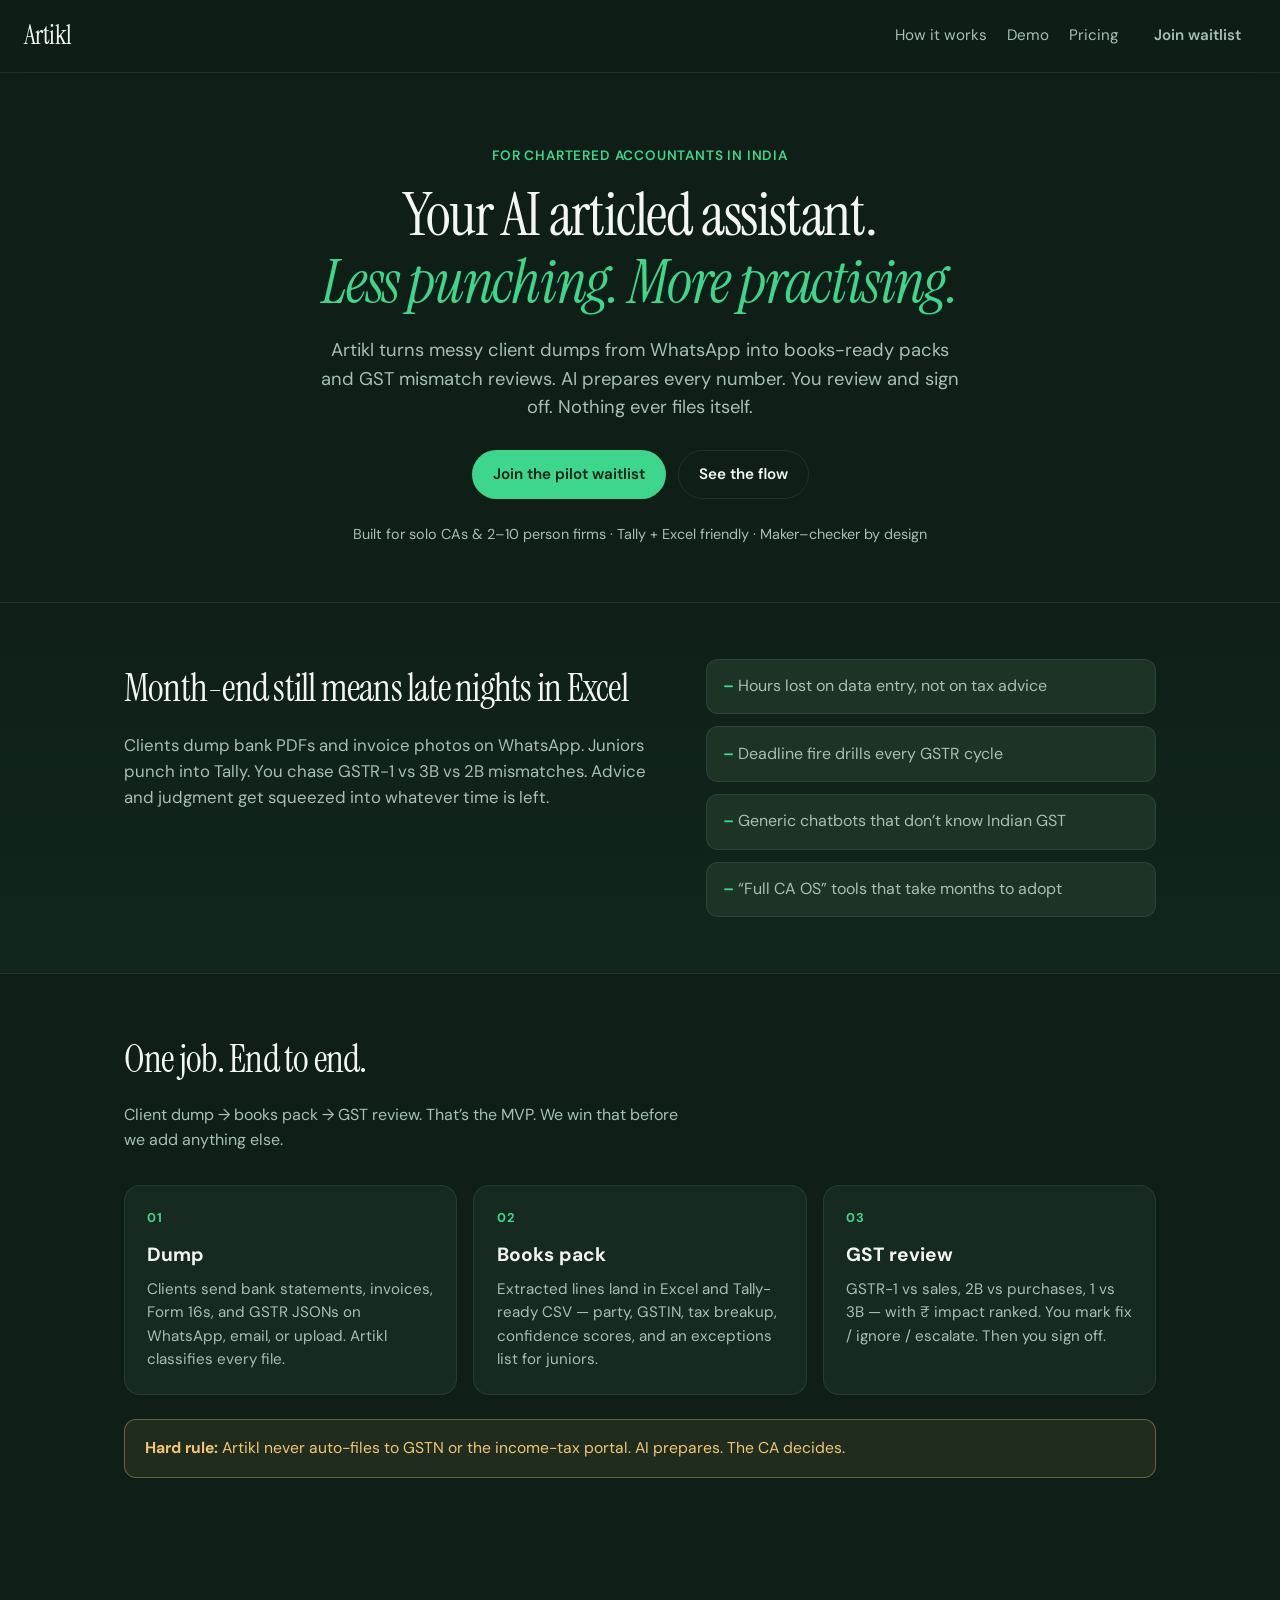
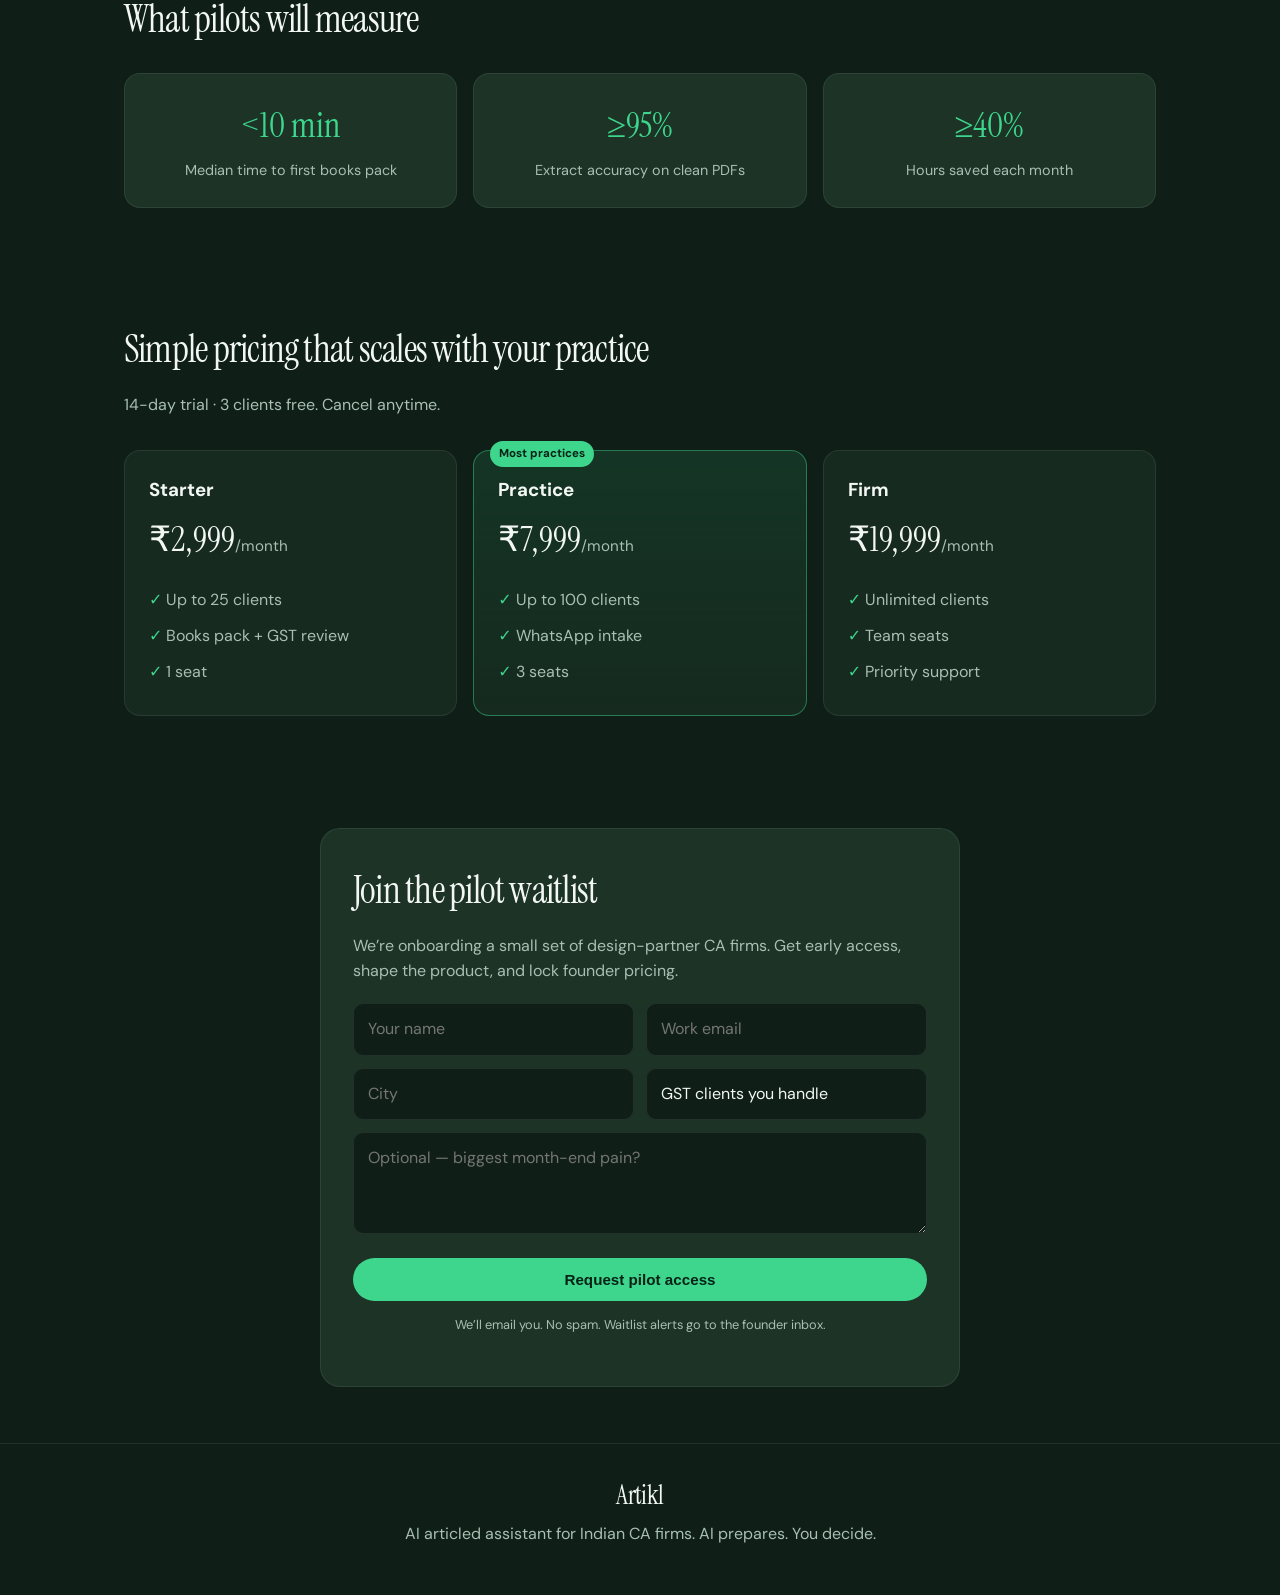
<file: index.html>
<!DOCTYPE html>
<html lang="en-IN">
<head>
  <meta charset="utf-8" />
  <meta name="viewport" content="width=device-width, initial-scale=1" />
  <title>Artikl — AI articled assistant for Indian CAs</title>
  <meta name="description" content="Less punching. More practising. Artikl turns WhatsApp client dumps into books-ready packs and GST review reports. AI prepares. You decide. Never auto-files." />
  <meta property="og:title" content="Artikl — AI articled assistant for Indian CAs" />
  <meta property="og:description" content="Client dump → books pack → GST review. Built for solo and small CA firms in India." />
  <meta property="og:type" content="website" />
  <link rel="preconnect" href="https://fonts.googleapis.com" />
  <link rel="preconnect" href="https://fonts.gstatic.com" crossorigin />
  <link href="https://fonts.googleapis.com/css2?family=DM+Sans:ital,opsz,wght@0,9..40,400;0,9..40,500;0,9..40,600;0,9..40,700;1,9..40,400&family=Instrument+Serif:ital@0;1&display=swap" rel="stylesheet" />
  <link rel="stylesheet" href="styles.css" />
</head>
<body>
  <header class="nav">
    <a class="logo" href="#">Artikl</a>
    <nav class="nav-links">
      <a href="#how">How it works</a>
      <a href="demo/">Demo</a>
      <a href="#pricing">Pricing</a>
      <a href="#waitlist" class="btn btn-sm">Join waitlist</a>
    </nav>
  </header>

  <main>
    <section class="hero">
      <p class="eyebrow">For Chartered Accountants in India</p>
      <h1>Your AI articled assistant.<br /><em>Less punching. More practising.</em></h1>
      <p class="lede">Artikl turns messy client dumps from WhatsApp into books-ready packs and GST mismatch reviews. AI prepares every number. You review and sign off. Nothing ever files itself.</p>
      <div class="hero-cta">
        <a href="#waitlist" class="btn btn-primary">Join the pilot waitlist</a>
        <a href="#how" class="btn btn-ghost">See the flow</a>
      </div>
      <p class="trust-line">Built for solo CAs &amp; 2–10 person firms · Tally + Excel friendly · Maker–checker by design</p>
    </section>

    <section class="problem">
      <div class="grid-2">
        <div>
          <h2>Month-end still means late nights in Excel</h2>
          <p>Clients dump bank PDFs and invoice photos on WhatsApp. Juniors punch into Tally. You chase GSTR-1 vs 3B vs 2B mismatches. Advice and judgment get squeezed into whatever time is left.</p>
        </div>
        <ul class="pain-list">
          <li>Hours lost on data entry, not on tax advice</li>
          <li>Deadline fire drills every GSTR cycle</li>
          <li>Generic chatbots that don’t know Indian GST</li>
          <li>“Full CA OS” tools that take months to adopt</li>
        </ul>
      </div>
    </section>

    <section id="how" class="how">
      <h2>One job. End to end.</h2>
      <p class="section-lede">Client dump → books pack → GST review. That’s the MVP. We win that before we add anything else.</p>
      <div class="steps">
        <article class="step">
          <span class="step-num">01</span>
          <h3>Dump</h3>
          <p>Clients send bank statements, invoices, Form 16s, and GSTR JSONs on WhatsApp, email, or upload. Artikl classifies every file.</p>
        </article>
        <article class="step">
          <span class="step-num">02</span>
          <h3>Books pack</h3>
          <p>Extracted lines land in Excel and Tally-ready CSV — party, GSTIN, tax breakup, confidence scores, and an exceptions list for juniors.</p>
        </article>
        <article class="step">
          <span class="step-num">03</span>
          <h3>GST review</h3>
          <p>GSTR-1 vs sales, 2B vs purchases, 1 vs 3B — with ₹ impact ranked. You mark fix / ignore / escalate. Then you sign off.</p>
        </article>
      </div>
      <div class="callout">
        <strong>Hard rule:</strong> Artikl never auto-files to GSTN or the income-tax portal. AI prepares. The CA decides.
      </div>
    </section>

    <section class="metrics">
      <h2>What pilots will measure</h2>
      <div class="metric-row">
        <div class="metric"><span class="metric-val">&lt;10 min</span><span class="metric-label">Median time to first books pack</span></div>
        <div class="metric"><span class="metric-val">≥95%</span><span class="metric-label">Extract accuracy on clean PDFs</span></div>
        <div class="metric"><span class="metric-val">≥40%</span><span class="metric-label">Hours saved each month</span></div>
      </div>
    </section>

    <section id="pricing" class="pricing">
      <h2>Simple pricing that scales with your practice</h2>
      <p class="section-lede">14-day trial · 3 clients free. Cancel anytime.</p>
      <div class="price-grid">
        <article class="price-card">
          <h3>Starter</h3>
          <p class="price">₹2,999<span>/month</span></p>
          <ul>
            <li>Up to 25 clients</li>
            <li>Books pack + GST review</li>
            <li>1 seat</li>
          </ul>
        </article>
        <article class="price-card featured">
          <p class="badge">Most practices</p>
          <h3>Practice</h3>
          <p class="price">₹7,999<span>/month</span></p>
          <ul>
            <li>Up to 100 clients</li>
            <li>WhatsApp intake</li>
            <li>3 seats</li>
          </ul>
        </article>
        <article class="price-card">
          <h3>Firm</h3>
          <p class="price">₹19,999<span>/month</span></p>
          <ul>
            <li>Unlimited clients</li>
            <li>Team seats</li>
            <li>Priority support</li>
          </ul>
        </article>
      </div>
    </section>

    <section id="waitlist" class="waitlist">
      <div class="waitlist-card">
        <h2>Join the pilot waitlist</h2>
        <p>We’re onboarding a small set of design-partner CA firms. Get early access, shape the product, and lock founder pricing.</p>
        <form id="waitlist-form" action="https://formsubmit.co/shetty.nith@gmail.com" method="POST">
          <input type="hidden" name="_subject" value="Artikl waitlist signup" />
          <input type="hidden" name="_captcha" value="false" />
          <input type="hidden" name="_next" value="https://tingtingtong.github.io/artikl/thanks.html" />
          <input type="hidden" name="_template" value="table" />
          <input type="text" name="_honey" style="display:none" tabindex="-1" autocomplete="off" />
          <div class="form-row">
            <label class="sr-only" for="name">Name</label>
            <input id="name" name="name" type="text" placeholder="Your name" required />
            <label class="sr-only" for="email">Email</label>
            <input id="email" name="email" type="email" placeholder="Work email" required />
          </div>
          <div class="form-row">
            <label class="sr-only" for="city">City</label>
            <input id="city" name="city" type="text" placeholder="City" />
            <label class="sr-only" for="clients">Clients</label>
            <select id="clients" name="gst_clients" required>
              <option value="" disabled selected>GST clients you handle</option>
              <option value="1-10">1–10</option>
              <option value="11-50">11–50</option>
              <option value="51-100">51–100</option>
              <option value="100+">100+</option>
            </select>
          </div>
          <label class="sr-only" for="note">Note</label>
          <textarea id="note" name="note" rows="3" placeholder="Optional — biggest month-end pain?"></textarea>
          <button type="submit" class="btn btn-primary btn-block">Request pilot access</button>
          <p class="form-fine">We’ll email you. No spam. Waitlist alerts go to the founder inbox.</p>
        </form>
      </div>
    </section>
  </main>

  <footer class="footer">
    <span class="logo">Artikl</span>
    <p>AI articled assistant for Indian CA firms. AI prepares. You decide.</p>
  </footer>
</body>
</html>
</file>
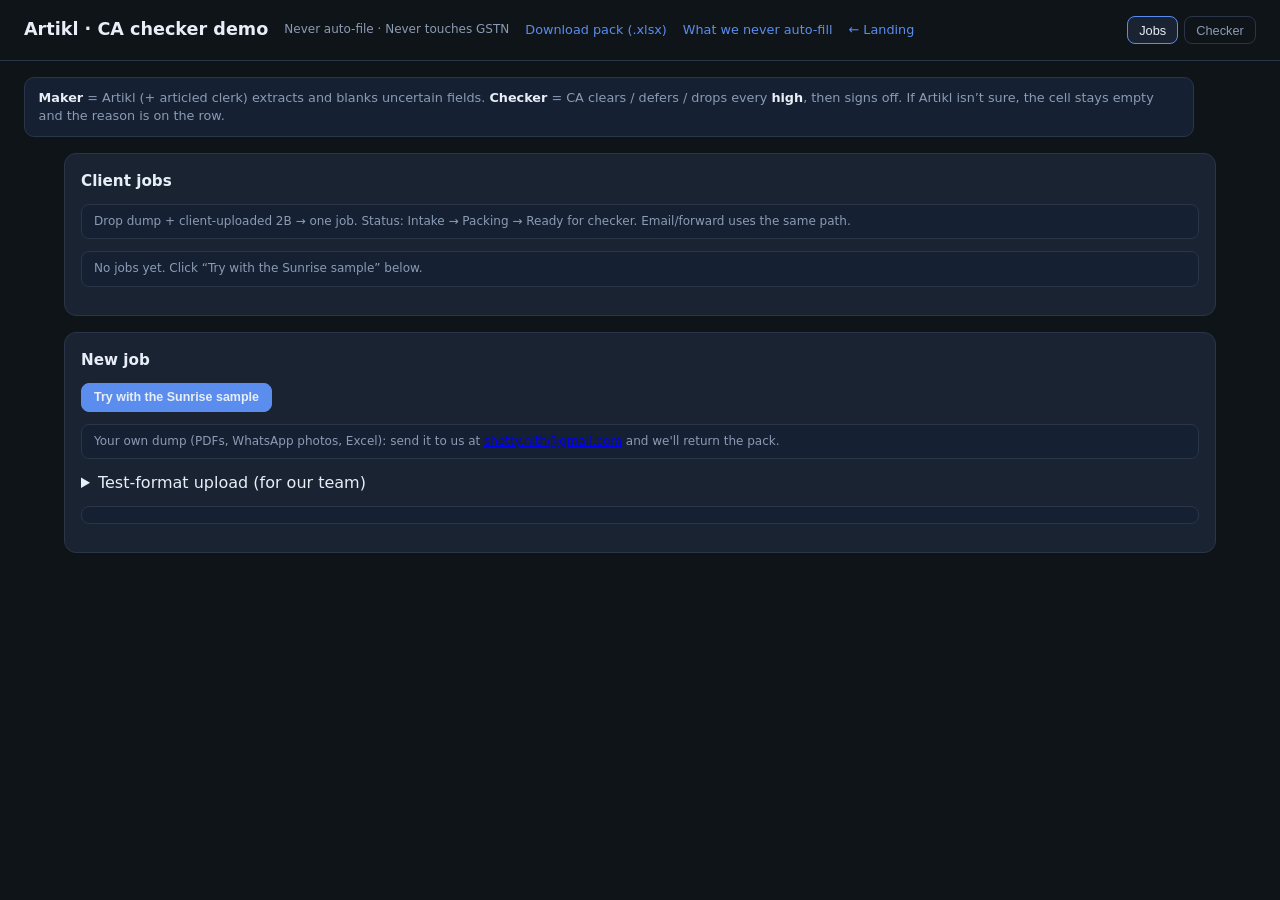
<file: demo/index.html>
<!DOCTYPE html>
<html lang="en">
<head>
<meta charset="utf-8"/>
<meta name="viewport" content="width=device-width, initial-scale=1"/>
<title>Artikl — CA checker demo</title>
<meta name="description" content="Artikl demo: dump + 2B → job → Excel books pack → exception chips → CA sign-off. Never auto-files."/>
<script src="https://cdn.sheetjs.com/xlsx-0.20.3/package/dist/xlsx.full.min.js"></script>
<style>
  :root { --bg:#0f1419; --card:#1a2332; --line:#2a3548; --text:#e8eef7; --muted:#8b9bb4;
    --high:#e85d5d; --med:#e0a84a; --low:#6b8cae; --ok:#3dba7a; --accent:#5b8def; }
  * { box-sizing: border-box; }
  body { margin:0; font-family: ui-sans-serif, system-ui, -apple-system, Segoe UI, sans-serif;
    background:var(--bg); color:var(--text); line-height:1.45; }
  header { padding:1rem 1.5rem; border-bottom:1px solid var(--line); display:flex; gap:1rem; align-items:center; flex-wrap:wrap; }
  header h1 { font-size:1.1rem; margin:0; font-weight:650; }
  header .tag { font-size:.75rem; color:var(--muted); }
  header a { color:var(--accent); font-size:.8rem; text-decoration:none; }
  nav.tabs { display:flex; gap:.35rem; margin-left:auto; }
  nav.tabs button { border:1px solid var(--line); background:transparent; color:var(--muted); border-radius:8px; padding:.35rem .7rem; font-size:.8rem; cursor:pointer; }
  nav.tabs button.on { background:var(--card); color:var(--text); border-color:var(--accent); }
  .note { margin:1rem 1.5rem 0; padding:.65rem .85rem; border-radius:10px;
    background:#152033; border:1px solid var(--line); font-size:.8rem; color:var(--muted); max-width:1170px; }
  .note b { color:var(--text); }
  main { padding:1rem 1.5rem; max-width:1200px; margin:0 auto; }
  .grid2 { display:grid; grid-template-columns: 1.2fr .8fr; gap:1rem; }
  @media (max-width:900px){ .grid2 { grid-template-columns:1fr; } }
  .card { background:var(--card); border:1px solid var(--line); border-radius:12px; padding:1rem; margin-bottom:1rem; }
  h2 { font-size:.95rem; margin:0 0 .75rem; }
  h3 { font-size:.85rem; margin:0 0 .5rem; }
  table { width:100%; border-collapse:collapse; font-size:.78rem; }
  th, td { text-align:left; padding:.4rem .35rem; border-bottom:1px solid var(--line); vertical-align:top; }
  th { color:var(--muted); font-weight:550; }
  .blank { color:var(--muted); font-style:italic; }
  .chip { display:inline-block; font-size:.65rem; font-weight:700; padding:.12rem .4rem; border-radius:999px; margin:0 .15rem .15rem 0; letter-spacing:.02em; }
  .chip.high { background:rgba(232,93,93,.2); color:var(--high); }
  .chip.medium { background:rgba(224,168,74,.2); color:var(--med); }
  .chip.low { background:rgba(107,140,174,.2); color:var(--low); }
  .plain { font-size:.7rem; opacity:.85; margin:0 0 .3rem; }
  .plain-lg { font-weight:600; margin:.2rem 0 .3rem; }
  .chip.ok { background:rgba(61,186,122,.15); color:var(--ok); }
  .sev { font-size:.7rem; font-weight:700; text-transform:uppercase; padding:.15rem .4rem; border-radius:999px; }
  .sev.high { background:rgba(232,93,93,.2); color:var(--high); }
  .sev.medium { background:rgba(224,168,74,.2); color:var(--med); }
  .sev.low { background:rgba(107,140,174,.2); color:var(--low); }
  .ex { border:1px solid var(--line); border-radius:10px; padding:.75rem; margin-bottom:.6rem; }
  .ex.high { border-color:rgba(232,93,93,.4); }
  .ex p { margin:.2rem 0; font-size:.78rem; color:var(--muted); }
  .btns { display:flex; gap:.4rem; margin-top:.5rem; flex-wrap:wrap; align-items:center; }
  button, .filebtn { border:1px solid var(--line); background:#243044; color:var(--text); border-radius:8px;
    padding:.4rem .75rem; font-size:.78rem; cursor:pointer; }
  button:hover, .filebtn:hover { border-color:var(--accent); }
  button.active { background:var(--ok); border-color:var(--ok); color:#062; font-weight:600; }
  button.primary { background:var(--accent); border-color:var(--accent); font-weight:600; }
  .sign { margin-top:1rem; padding-top:1rem; border-top:1px solid var(--line); }
  .sign label { display:flex; gap:.5rem; align-items:flex-start; font-size:.85rem; }
  #status { font-size:.8rem; margin-top:.5rem; color:var(--muted); }
  #status.ok { color:var(--ok); }
  #status.bad { color:var(--high); }
  .banner { font-size:.75rem; background:#152033; border:1px solid var(--line); padding:.5rem .75rem; border-radius:8px; color:var(--muted); margin-bottom:.75rem; }
  .jobrow { display:grid; grid-template-columns: 1.4fr .7fr .8fr auto; gap:.75rem; align-items:center;
    padding:.75rem; border:1px solid var(--line); border-radius:10px; margin-bottom:.5rem; }
  @media (max-width:700px){ .jobrow { grid-template-columns:1fr; } }
  .st { font-size:.72rem; font-weight:700; text-transform:uppercase; padding:.2rem .5rem; border-radius:999px; display:inline-block; }
  .st.Intake { background:rgba(107,140,174,.2); color:var(--low); }
  .st.Packing { background:rgba(224,168,74,.2); color:var(--med); }
  .st.Ready { background:rgba(61,186,122,.15); color:var(--ok); }
  .metrics { font-size:.72rem; color:var(--muted); display:flex; gap:1rem; flex-wrap:wrap; }
  .metrics span b { color:var(--text); font-weight:600; }
  label.field { display:block; font-size:.75rem; color:var(--muted); margin:.5rem 0 .25rem; }
  input[type=text] { width:100%; max-width:420px; background:#0f1419; border:1px solid var(--line); color:var(--text);
    border-radius:8px; padding:.45rem .6rem; font-size:.85rem; }
  input[type=file] { font-size:.75rem; color:var(--muted); }
  .hidden { display:none !important; }
  footer.silent { margin:0 1.5rem 1.5rem; max-width:1170px; font-size:.7rem; color:#5a6a82; }
</style>
</head>
<body>
<header>
  <h1>Artikl · CA checker demo</h1>
  <span class="tag">Never auto-file · Never touches GSTN</span>
  <a href="artikl_sunrise_pack.xlsx" download>Download pack (.xlsx)</a>
  <a href="never-auto-fill.html">What we never auto-fill</a>
  <a href="../">← Landing</a>
  <nav class="tabs">
    <button type="button" id="tab-jobs" class="on" onclick="showView('jobs')">Jobs</button>
    <button type="button" id="tab-checker" onclick="showView('checker')">Checker</button>
  </nav>
</header>
<p class="note"><b>Maker</b> = Artikl (+ articled clerk) extracts and blanks uncertain fields.
<b>Checker</b> = CA clears / defers / drops every <b>high</b>, then signs off. If Artikl isn’t sure, the cell stays empty and the reason is on the row.</p>

<main>
  <section id="view-jobs">
    <div class="card">
      <h2>Client jobs</h2>
      <p class="banner">Drop dump + client-uploaded 2B → one job. Status: Intake → Packing → Ready for checker. Email/forward uses the same path.</p>
      <div id="job-list"></div>
    </div>
    <div class="card">
      <h2>New job</h2>
      <div class="btns" style="margin:.4rem 0 .5rem;">
        <button type="button" class="primary" onclick="loadSampleJob()">Try with the Sunrise sample</button>
      </div>
      <p class="banner">Your own dump (PDFs, WhatsApp photos, Excel): send it to us at <a href="mailto:shetty.nith@gmail.com?subject=Artikl%20pilot%20dump">shetty.nith@gmail.com</a> and we'll return the pack.</p>
      <details style="margin-top:.6rem;"><summary class="tag">Test-format upload (for our team)</summary>
      <label class="field">Client name</label>
      <input type="text" id="client-name" placeholder="e.g. Sunrise Retail Pvt Ltd" value=""/>
      <label class="field">Dump workbook (test format)</label>
      <input type="file" id="dump-file" accept=".xlsx,.xls"/>
      <label class="field">GSTR-2B upload (JSON) — client-uploaded, not portal scrape</label>
      <input type="file" id="twob-file" accept=".json"/>
      <div class="btns" style="margin-top:.85rem;">
        <button type="button" onclick="createJobFromUploads()">Create job &amp; pack</button>
      </div>
      </details>
      <p id="job-msg" class="banner" style="margin-top:.75rem;"></p>
    </div>
  </section>

  <section id="view-checker" class="hidden">
    <div class="metrics" id="metrics-bar" style="margin-bottom:.75rem;"></div>
    <div class="grid2">
      <div class="card">
        <h2>Books pack (Excel) <span id="job-title" class="tag"></span></h2>
        <p class="banner">Blanks are intentional. The chip and the line under it on each row say why. Only clean matches are fully filled.</p>
        <p id="dl-pack" class="hidden" style="margin:.4rem 0 .6rem;"><a class="primary" href="artikl_sunrise_pack.xlsx" download style="display:inline-block;padding:.45rem .8rem;border-radius:8px;background:#1f3a5f;color:#fff;text-decoration:none;">Download pack (.xlsx)</a> <span class="banner">Summary with ITC tie-out (IGST/CGST/SGST), books pack, GSTR-2B mismatch, exception list.</span></p>
        <div style="overflow:auto; max-height:70vh;">
          <table id="books"><thead></thead><tbody></tbody></table>
        </div>
      </div>
      <div class="card">
        <h2>Exception list — highs first</h2>
        <div id="exceptions"></div>
        <div class="sign">
          <label>
            <input type="checkbox" id="confirm"/>
            <span>I have reviewed this pack. Artikl did not file anything.</span>
          </label>
          <div class="btns" style="margin-top:.75rem;">
            <button type="button" id="signbtn">CA approve / sign-off</button>
            <button type="button" id="resetbtn">Reset checker</button>
          </div>
          <div id="status"></div>
        </div>
      </div>
    </div>
  </section>
</main>

<script>
const JOBS_KEY = 'artikl-demo-jobs-v2';
const ACTIVE_KEY = 'artikl-demo-active-v2';
const SEVERITY = {
  ITC_UNCLEAR:'high', POS_AMBIGUOUS:'high', RCM_SUSPECT:'high', CN_VS_INV:'high',
  GSTIN_INVALID:'high', '2B_UNMATCHED':'high', '2B_PARTIAL':'medium', HSN_RATE_AMBIG:'medium',
  PARTY_UNMAPPED:'medium', LOW_CONF_EXTRACT:'medium', DOC_UNREADABLE:'low', DUP_SUSPECT:'medium'
};
const META = {
  '2B_UNMATCHED':['taxable+tax','Invoice not in client 2B upload','Ask client for revised 2B or drop voucher'],
  '2B_PARTIAL':['cgst/sgst','Extract tax differs from 2B','Blank tax; CA reconciles to 2B or bill'],
  GSTIN_INVALID:['gstin','GSTIN fails format/portal check','Blank GSTIN; verify with client'],
  RCM_SUSPECT:['tax/rcm','GTA-like; 2B shows RCM Y, bill face untaxed','Do not auto-book tax; CA decides RCM'],
  CN_VS_INV:['voucher_type','Header Invoice vs credit-note body','CA confirms credit note before books'],
  HSN_RATE_AMBIG:['rate/tax','Extract rate conflicts with 2B','Blank rate/tax; CA picks rate'],
  POS_AMBIGUOUS:['pos/tax','CGST/SGST on extract vs IGST on 2B','Blank tax breakup; CA fixes POS'],
  ITC_UNCLEAR:['itc','Motor vehicle / blocked-credit risk','Leave ITC flag for CA; amounts OK'],
  PARTY_UNMAPPED:['party','Dump party ≠ books/2B ledger name','Map ledger or create party'],
  LOW_CONF_EXTRACT:['all amounts','Model confidence below threshold','Blank; request clearer scan'],
  DOC_UNREADABLE:['document','Image/PDF unreadable','Re-upload only'],
  DUP_SUSPECT:['document','Same party/date/amount as earlier doc','Suppress duplicate or CA keep one']
};
const SHORT = {
  'INV-2405':'Interstate GTA freight','CN-018':'Return 2 units','INV-2406':'Sanitizer bulk',
  'INV-2407':'SaaS annual','INV-2408':'Car AC repair','INV-2409':'Plastic crates',
  'INV-2410':'Blurry phone photo','IMG-WA-991':'WhatsApp image too dark','INV-2401A':'Laptops batch A — resent'
};
const PLAIN = {
  '2B_UNMATCHED':'Invoice not in client’s 2B', '2B_PARTIAL':'Tax in 2B doesn’t match bill',
  GSTIN_INVALID:'Supplier GSTIN looks wrong', RCM_SUSPECT:'Possible reverse charge',
  CN_VS_INV:'Credit note or invoice? Unclear', HSN_RATE_AMBIG:'GST rate unclear',
  POS_AMBIGUOUS:'Place of supply unclear (IGST or CGST+SGST)', ITC_UNCLEAR:'ITC may be blocked',
  PARTY_UNMAPPED:'Party name not in your ledgers', LOW_CONF_EXTRACT:'Scan unclear, amounts left blank',
  DOC_UNREADABLE:'Can’t read the document', DUP_SUSPECT:'Looks like a duplicate'
};
const order = {high:0, medium:1, low:2};
let activePack = null;

function showView(name){
  document.getElementById('view-jobs').classList.toggle('hidden', name!=='jobs');
  document.getElementById('view-checker').classList.toggle('hidden', name!=='checker');
  document.getElementById('tab-jobs').classList.toggle('on', name==='jobs');
  document.getElementById('tab-checker').classList.toggle('on', name==='checker');
  if(name==='jobs') renderJobs();
  if(name==='checker') renderChecker();
}

function loadJobs(){ try { return JSON.parse(localStorage.getItem(JOBS_KEY)||'[]'); } catch { return []; } }
function saveJobs(j){ localStorage.setItem(JOBS_KEY, JSON.stringify(j)); }
function getActiveId(){ return localStorage.getItem(ACTIVE_KEY); }
function setActiveId(id){ localStorage.setItem(ACTIVE_KEY, id); }

function chipHtml(codes){
  if(!codes) return '<span class="chip ok">CLEAN</span><div class="plain">Matches bill and 2B</div>';
  return String(codes).split(',').filter(Boolean).map(c=>{
    const sev = SEVERITY[c]||'medium';
    return `<div class="chipwrap"><span class="chip ${sev}" title="${c}">${c}</span><div class="plain">${PLAIN[c]||''}</div></div>`;
  }).join('');
}

function blank(v){ return (v===null||v===undefined||v==='') ? '<span class="blank">—</span>' : v; }

function computeMetrics(pack, dumpToPackMs, signOffMs){
  const books = pack.books||[];
  const filled = books.filter(b => !b.exception_codes).length;
  const exceptioned = books.filter(b => b.exception_codes).length;
  return {
    dump_to_pack_ms: dumpToPackMs,
    rows_total: books.length,
    rows_fully_filled: filled,
    rows_exceptioned: exceptioned,
    pct_filled: books.length ? Math.round(1000*filled/books.length)/10 : 0,
    pct_exceptioned: books.length ? Math.round(1000*exceptioned/books.length)/10 : 0,
    time_to_signoff_ms: signOffMs ?? null
  };
}

function classifyAndPack(dumpRows, twob){
  const books=[], exceptions=[], seen=new Set();
  for(const row of dumpRows){
    const doc_id = String(row.doc_id);
    const demo = String(row.demo_case||'');
    const conf = Number(row.extract_confidence||0);
    let party=row.party, gstin=row.party_gstin, date=row.date;
    if(date && typeof date==='object' && date.toISOString) date=date.toISOString().slice(0,10);
    else if(date) date=String(date).slice(0,10);
    let vtype=row.voucher_type;
    let taxable = row.taxable===null||row.taxable===''? null : Number(row.taxable);
    const cgst = row.cgst===null||row.cgst===''? null : Number(row.cgst);
    const sgst = row.sgst===null||row.sgst===''? null : Number(row.sgst);
    const igst = row.igst===null||row.igst===''? null : Number(row.igst);
    let tax = (cgst!=null||sgst!=null||igst!=null) ? (cgst||0)+(sgst||0)+(igst||0) : null;
    let hsn = row.hsn_sac!=null ? String(row.hsn_sac) : null;
    let narration = row.narration;
    const rate = row.rate===null||row.rate===''? null : Number(row.rate);
    let codes=[];
    const tw = twob[doc_id];
    if(demo && demo!=='CLEAN_MATCH') codes.push(demo);
    else {
      if(conf<0.5) codes.push(conf>=0.2?'LOW_CONF_EXTRACT':'DOC_UNREADABLE');
      if(gstin && !/^[0-9]{2}[A-Z]{5}[0-9]{4}[A-Z][1-9A-Z]Z[0-9A-Z]$/.test(String(gstin))) codes.push('GSTIN_INVALID');
      if(!tw && taxable!=null && conf>=0.5) codes.push('2B_UNMATCHED');
      if(tw){
        if(String(tw.reverse_charge||'N').toUpperCase()==='Y' && (tax||0)===0) codes.push('RCM_SUSPECT');
        const c2=(Number(tw.cgst)||0)+(Number(tw.sgst)||0)+(Number(tw.igst)||0);
        if(taxable!=null && Math.abs((tax||0)-c2)>1) codes.push('2B_PARTIAL');
        if((igst||0)===0 && (Number(tw.igst)||0)>0) codes.push('POS_AMBIGUOUS');
      }
      const key = `${party}|${date}|${taxable}|${gstin}`;
      if(seen.has(key) && taxable!=null) codes.push('DUP_SUSPECT');
      if(taxable!=null) seen.add(key);
    }
    codes = [...new Set(codes.filter(c=>SEVERITY[c]))];
    let amount_out=taxable, tax_out=tax, gstin_out=gstin, party_out=party, date_out=date, vtype_out=vtype, hsn_out=hsn, narr_out=narration;
    for(const code of codes){
      const [field, reason0, action] = META[code];
      let reason=reason0;
      if(code==='2B_PARTIAL' && tw) reason=`Extract ${cgst||0}/${sgst||0} vs 2B ${tw.cgst||0}/${tw.sgst||0}`;
      if(code==='HSN_RATE_AMBIG') reason=`Extract ${rate||0}% vs 2B 18% IGST`;
      if(code==='PARTY_UNMAPPED' && tw) reason=`Dump name ≠ books/2B (${tw.supplier_name})`;
      if(code==='LOW_CONF_EXTRACT') reason=`Confidence ${conf}`;
      if(code==='DOC_UNREADABLE') reason='Image too dark';
      if(code==='DUP_SUSPECT') reason='Same party/date/amount as INV-2401';
      if(code==='ITC_UNCLEAR') reason='Motor vehicle repair — possible blocked credit';
      exceptions.push({code, severity:SEVERITY[code], field, source_doc:doc_id, reason, suggested_action:action});
      if(code==='2B_UNMATCHED'){ amount_out=null; tax_out=null; }
      else if(code==='2B_PARTIAL'||code==='RCM_SUSPECT'||code==='HSN_RATE_AMBIG'||code==='POS_AMBIGUOUS'){ tax_out=null; }
      else if(code==='GSTIN_INVALID'){ gstin_out=null; }
      else if(code==='CN_VS_INV'||code==='DUP_SUSPECT'){ amount_out=null; tax_out=null; }
      else if(code==='PARTY_UNMAPPED'){ party_out=null; }
      else if(code==='LOW_CONF_EXTRACT'||code==='DOC_UNREADABLE'){
        amount_out=tax_out=gstin_out=party_out=date_out=vtype_out=hsn_out=null;
      }
    }
    if(SHORT[doc_id]) narr_out=SHORT[doc_id];
    books.push({party:party_out, date:date_out, voucher_type:vtype_out, amount:amount_out, tax:tax_out,
      hsn_sac:hsn_out, gstin:gstin_out, narration:narr_out, exception_codes: codes.length?codes.join(','):null, doc_id});
  }
  return {books, exceptions};
}

function parseDumpXlsx(buf){
  const wb = XLSX.read(buf, {type:'array'});
  const name = wb.SheetNames.find(n=>n==='Extract_Candidate_Rows') || wb.SheetNames[0];
  const rows = XLSX.utils.sheet_to_json(wb.Sheets[name], {defval:null});
  if(!rows.length || !('doc_id' in rows[0])) throw new Error('Dump needs Extract_Candidate_Rows with doc_id column');
  return rows;
}

async function loadSampleJob(){
  const msg = document.getElementById('job-msg');
  msg.textContent = 'Loading Sunrise sample…';
  const t0 = performance.now();
  const pack = await (await fetch('./pack.json')).json();
  const dumpToPack = Math.round(performance.now()-t0);
  pack.metrics = computeMetrics(pack, pack.metrics?.dump_to_pack_ms || dumpToPack, null);
  const job = {
    id: 'sample-sunrise-aug2026',
    client_name: pack.client,
    gstin: pack.gstin,
    period: pack.period,
    status: 'Ready',
    source: 'sample',
    created_at: new Date().toISOString(),
    pack,
    decisions: {},
    signed_off: false,
    signed_at: null,
    signoff_started_at: null
  };
  const jobs = loadJobs().filter(j=>j.id!==job.id);
  jobs.unshift(job);
  saveJobs(jobs);
  setActiveId(job.id);
  msg.textContent = 'Sunrise sample ready for checker.';
  renderJobs();
  showView('checker');
}

async function createJobFromUploads(){
  const msg = document.getElementById('job-msg');
  const client = document.getElementById('client-name').value.trim() || 'Untitled client';
  const dumpF = document.getElementById('dump-file').files[0];
  const twobF = document.getElementById('twob-file').files[0];
  if(!dumpF || !twobF){
    msg.textContent = 'Need both test files. Or click Try with the Sunrise sample.';
    return;
  }
  const id = `job-${Date.now()}`;
  let jobs = loadJobs();
  const draft = {
    id, client_name: client, gstin:null, period:null, status:'Intake', source:'upload',
    created_at: new Date().toISOString(), pack:null, decisions:{}, signed_off:false, signed_at:null, signoff_started_at:null
  };
  jobs.unshift(draft); saveJobs(jobs); renderJobs();
  msg.textContent = 'Intake…';
  draft.status='Packing'; saveJobs(jobs); renderJobs();
  try {
    const t0 = performance.now();
    const dumpRows = parseDumpXlsx(await dumpF.arrayBuffer());
    const twobJson = JSON.parse(await twobF.text());
    const twob = {};
    for(const row of (twobJson.b2b||[])) twob[String(row.invoice_number).trim()] = row;
    const {books, exceptions} = classifyAndPack(dumpRows, twob);
    const dumpToPack = Math.round(performance.now()-t0);
    const pack = {
      client: client,
      gstin: twobJson.client_gstin || null,
      period: twobJson.return_period || null,
      books, exceptions,
      maker:'Artikl (+ articled clerk)', checker:'CA / partner',
      rule:'AI prepares. CA decides. Never auto-file.',
      metrics: null
    };
    pack.metrics = computeMetrics(pack, dumpToPack, null);
    draft.gstin = pack.gstin; draft.period = pack.period;
    draft.pack = pack; draft.status='Ready';
    saveJobs(jobs); setActiveId(id);
    msg.textContent = `Packed in ${dumpToPack} ms — ${pack.metrics.rows_exceptioned} exceptioned / ${pack.metrics.rows_fully_filled} clean.`;
    renderJobs(); showView('checker');
  } catch(err){
    draft.status='Intake'; draft.error=String(err.message||err);
    saveJobs(jobs); renderJobs();
    msg.textContent = 'Pack failed: '+draft.error+' (use Try with the Sunrise sample)';
  }
}

function renderJobs(){
  const el = document.getElementById('job-list');
  const jobs = loadJobs();
  if(!jobs.length){
    el.innerHTML = '<p class="banner">No jobs yet. Click “Try with the Sunrise sample” below.</p>';
    return;
  }
  el.innerHTML = jobs.map(j=>{
    const m = j.pack?.metrics;
    const met = m ? `<span class="metrics"><span>rows fully filled <b>${m.rows_fully_filled??0} of ${m.rows_total??0}</b></span></span>` : '';
    return `<div class="jobrow">
      <div><b>${j.client_name}</b><div class="tag">${j.gstin||'—'} · ${j.period||'—'} · ${j.source}</div>${met}</div>
      <div><span class="st ${j.status}">${j.status}</span></div>
      <div class="tag">${j.signed_off?'Signed off':'Awaiting checker'}</div>
      <div class="btns">
        <button type="button" class="primary" ${j.status!=='Ready'?'disabled':''} onclick="openJob('${j.id}')">Open checker</button>
      </div>
    </div>`;
  }).join('');
}

function openJob(id){ setActiveId(id); showView('checker'); }

function activeJob(){
  const id = getActiveId();
  return loadJobs().find(j=>j.id===id) || loadJobs().find(j=>j.status==='Ready') || null;
}

function persistJob(job){
  const jobs = loadJobs().map(j=> j.id===job.id ? job : j);
  saveJobs(jobs);
}

function renderChecker(){
  const job = activeJob();
  const s = document.getElementById('status');
  if(!job || !job.pack){
    document.getElementById('job-title').textContent = '';
    document.getElementById('books').querySelector('tbody').innerHTML = '';
    document.getElementById('exceptions').innerHTML = '<p class="banner">No Ready job. Create one from the Jobs tab.</p>';
    document.getElementById('metrics-bar').innerHTML = '';
    return;
  }
  if(!job.signoff_started_at){ job.signoff_started_at = Date.now(); persistJob(job); }
  activePack = job.pack;
  document.getElementById('job-title').textContent = `· ${job.client_name}`;
  document.getElementById('dl-pack').classList.toggle('hidden', job.source !== 'sample');
  const m = job.pack.metrics||{};
  document.getElementById('metrics-bar').innerHTML =
    `<span>rows fully filled <b>${m.rows_fully_filled??0} of ${m.rows_total??0}</b></span>
     <span>rows flagged for you <b>${(m.rows_total??0)-(m.rows_fully_filled??0)}</b></span>`;


  const cols = ['party','date','voucher_type','amount','tax','hsn_sac','gstin','narration','why'];
  const th = document.querySelector('#books thead');
  const tb = document.querySelector('#books tbody');
  th.innerHTML = '<tr>'+cols.map(c=>`<th>${c==='why'?'why (chips)':c}</th>`).join('')+'</tr>';
  tb.innerHTML = job.pack.books.map(row=>{
    return '<tr>'+cols.map(c=>{
      if(c==='why') return `<td>${chipHtml(row.exception_codes)}</td>`;
      return `<td>${blank(row[c])}</td>`;
    }).join('')+'</tr>';
  }).join('');

  const el = document.getElementById('exceptions');
  const sorted = [...job.pack.exceptions].sort((a,b)=>order[a.severity]-order[b.severity]);
  el.innerHTML = sorted.map(e=>{
    const key = `${e.source_doc}:${e.code}`;
    const cur = (job.decisions||{})[key]||'';
    return `<div class="ex ${e.severity}">
      <h3><span class="sev ${e.severity}">${e.severity}</span> <span class="chip ${e.severity}">${e.code}</span> · ${e.source_doc}</h3>
      <p class="plain-lg">${PLAIN[e.code]||''}</p>
      <p><b>Field:</b> ${e.field}</p>
      <p>${e.reason}</p>
      <p><b>Suggested:</b> ${e.suggested_action}</p>
      <div class="btns">
        ${['Cleared','Deferred','Dropped'].map(d=>
          `<button type="button" class="${cur===d?'active':''}" onclick="decide('${job.id}','${e.source_doc}','${e.code}','${d}')">${d}</button>`
        ).join('')}
      </div>
    </div>`;
  }).join('');

  if(job.signed_off){
    s.className='ok';
    s.textContent=`Signed off at ${job.signed_at}. Filing stays with you on the portal.`;
  } else { s.className=''; s.textContent=''; }
}

function decide(jobId, doc, code, decision){
  const jobs = loadJobs();
  const job = jobs.find(j=>j.id===jobId);
  if(!job) return;
  job.decisions = job.decisions||{};
  job.decisions[`${doc}:${code}`]=decision;
  job.signed_off=false; job.signed_at=null;
  if(job.pack?.metrics) job.pack.metrics.time_to_signoff_ms=null;
  saveJobs(jobs);
  renderChecker();
}

document.getElementById('signbtn').onclick = ()=>{
  const job = activeJob();
  const s = document.getElementById('status');
  if(!job) return;
  const highs = (job.pack.exceptions||[]).filter(e=>e.severity==='high');
  const missing = highs.map(e=>`${e.source_doc}:${e.code}`).filter(k=>!(job.decisions||{})[k]);
  if(missing.length){ s.className='bad'; s.textContent='Clear every high first: '+missing.join(', '); return; }
  if(!document.getElementById('confirm').checked){ s.className='bad'; s.textContent='Tick the review confirmation first.'; return; }
  job.signed_off=true;
  job.signed_at=new Date().toISOString();
  const started = job.signoff_started_at || Date.now();
  job.pack.metrics = job.pack.metrics||{};
  job.pack.metrics.time_to_signoff_ms = Date.now()-started;
  persistJob(job);
  s.className='ok';
  s.textContent=`Signed off at ${job.signed_at}. Filing stays with you on the portal.`;
  renderChecker();
};

document.getElementById('resetbtn').onclick = ()=>{
  const job = activeJob();
  if(!job) return;
  job.decisions={}; job.signed_off=false; job.signed_at=null;
  job.signoff_started_at=Date.now();
  if(job.pack?.metrics) job.pack.metrics.time_to_signoff_ms=null;
  document.getElementById('confirm').checked=false;
  persistJob(job);
  renderChecker();
};

// boot
renderJobs();
if(getActiveId() && activeJob()?.pack) showView('checker');
else showView('jobs');
</script>
</body>
</html>
</file>
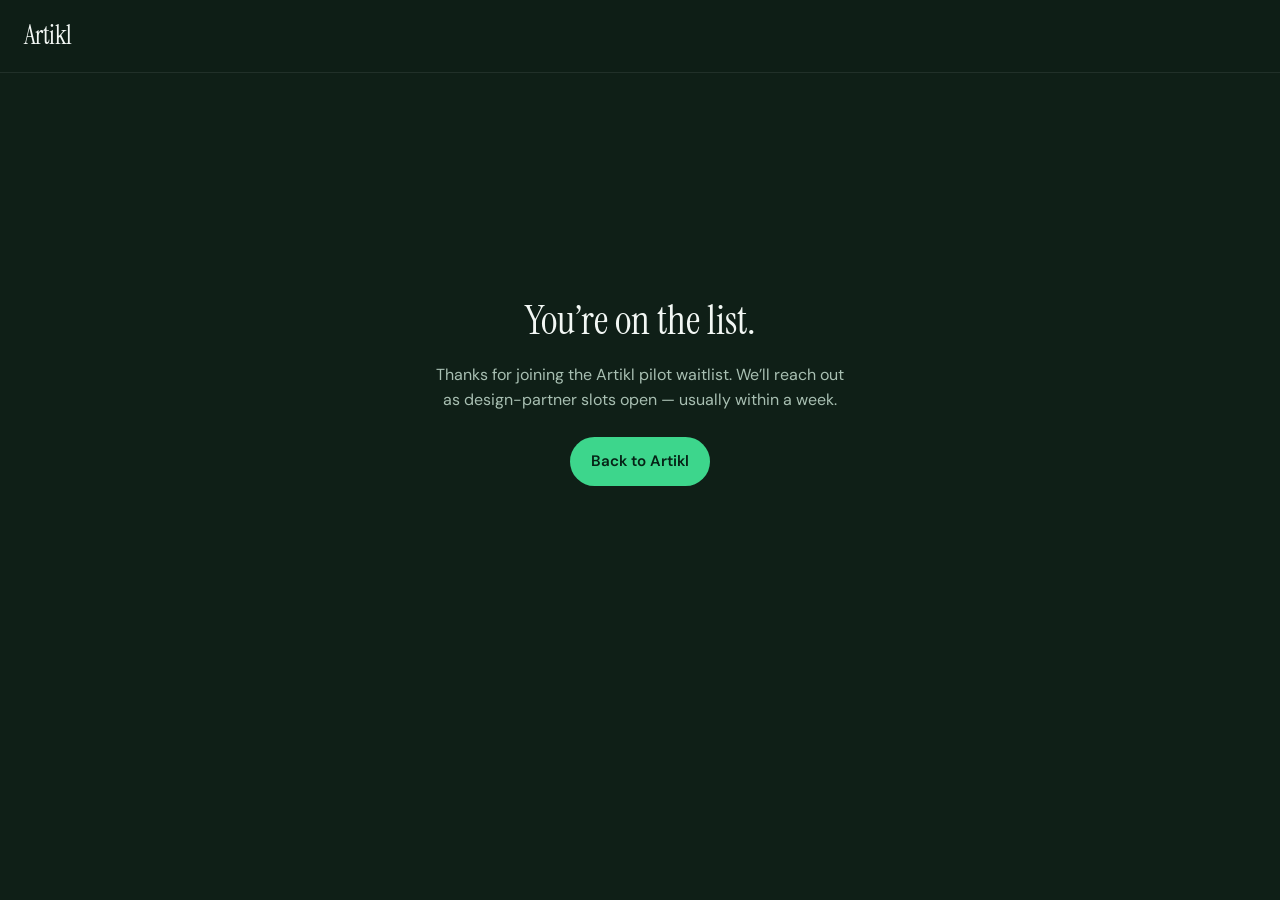
<file: thanks.html>
<!DOCTYPE html>
<html lang="en-IN">
<head>
  <meta charset="utf-8" />
  <meta name="viewport" content="width=device-width, initial-scale=1" />
  <title>You’re on the list — Artikl</title>
  <link rel="preconnect" href="https://fonts.googleapis.com" />
  <link rel="preconnect" href="https://fonts.gstatic.com" crossorigin />
  <link href="https://fonts.googleapis.com/css2?family=DM+Sans:wght@400;600&family=Instrument+Serif&display=swap" rel="stylesheet" />
  <link rel="stylesheet" href="styles.css" />
</head>
<body>
  <header class="nav">
    <a class="logo" href="index.html">Artikl</a>
  </header>
  <section class="thanks">
    <h1>You’re on the list.</h1>
    <p>Thanks for joining the Artikl pilot waitlist. We’ll reach out as design-partner slots open — usually within a week.</p>
    <a class="btn btn-primary" href="index.html">Back to Artikl</a>
  </section>
</body>
</html>
</file>
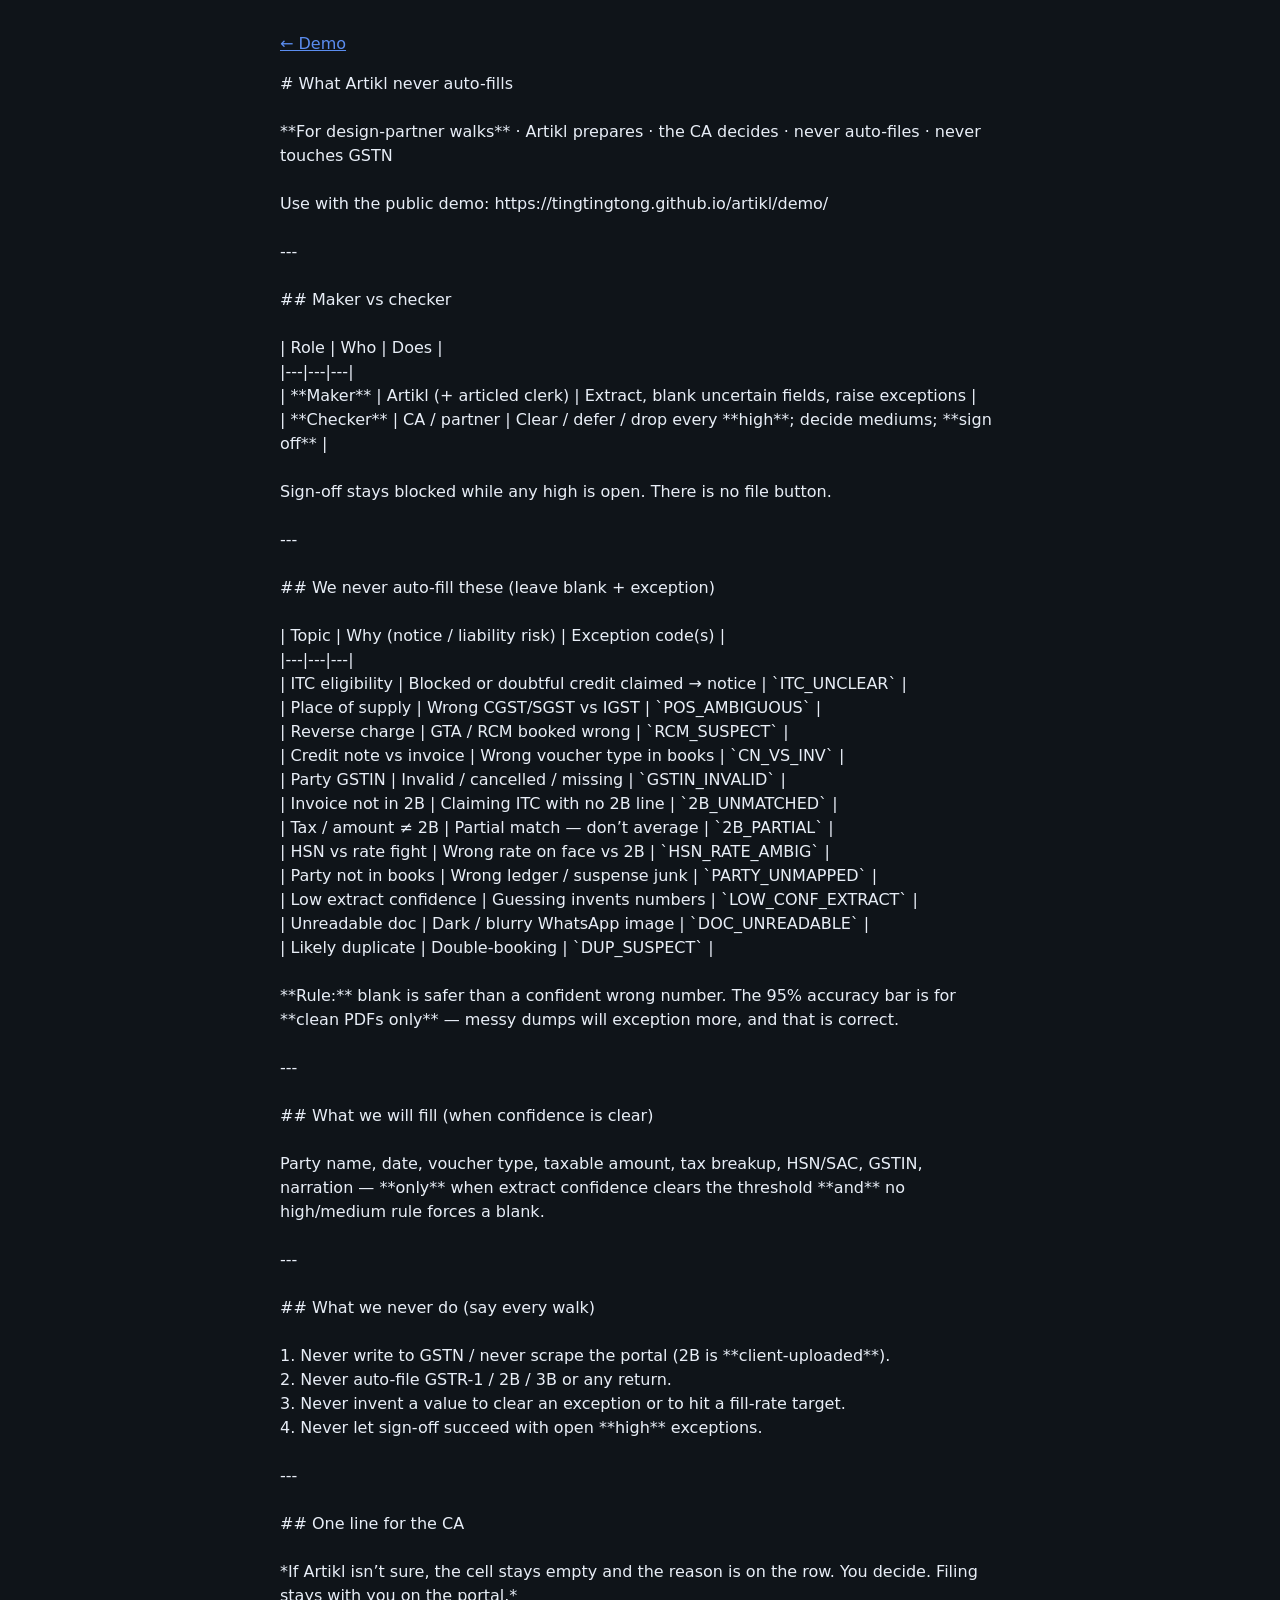
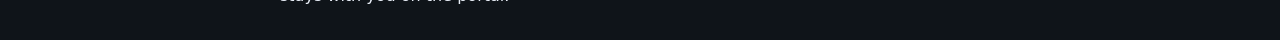
<file: demo/never-auto-fill.html>
<!DOCTYPE html>
<html><head><meta charset="utf-8"/><title>What Artikl never auto-fills</title>
<style>body{font-family:ui-sans-serif,system-ui,sans-serif;max-width:720px;margin:2rem auto;padding:0 1rem;line-height:1.5;background:#0f1419;color:#e8eef7}
pre{white-space:pre-wrap;font-family:inherit} a{color:#5b8def}</style></head>
<body><p><a href="./">← Demo</a></p><pre># What Artikl never auto-fills

**For design-partner walks** · Artikl prepares · the CA decides · never auto-files · never touches GSTN

Use with the public demo: https://tingtingtong.github.io/artikl/demo/

---

## Maker vs checker

| Role | Who | Does |
|---|---|---|
| **Maker** | Artikl (+ articled clerk) | Extract, blank uncertain fields, raise exceptions |
| **Checker** | CA / partner | Clear / defer / drop every **high**; decide mediums; **sign off** |

Sign-off stays blocked while any high is open. There is no file button.

---

## We never auto-fill these (leave blank + exception)

| Topic | Why (notice / liability risk) | Exception code(s) |
|---|---|---|
| ITC eligibility | Blocked or doubtful credit claimed → notice | `ITC_UNCLEAR` |
| Place of supply | Wrong CGST/SGST vs IGST | `POS_AMBIGUOUS` |
| Reverse charge | GTA / RCM booked wrong | `RCM_SUSPECT` |
| Credit note vs invoice | Wrong voucher type in books | `CN_VS_INV` |
| Party GSTIN | Invalid / cancelled / missing | `GSTIN_INVALID` |
| Invoice not in 2B | Claiming ITC with no 2B line | `2B_UNMATCHED` |
| Tax / amount ≠ 2B | Partial match — don’t average | `2B_PARTIAL` |
| HSN vs rate fight | Wrong rate on face vs 2B | `HSN_RATE_AMBIG` |
| Party not in books | Wrong ledger / suspense junk | `PARTY_UNMAPPED` |
| Low extract confidence | Guessing invents numbers | `LOW_CONF_EXTRACT` |
| Unreadable doc | Dark / blurry WhatsApp image | `DOC_UNREADABLE` |
| Likely duplicate | Double-booking | `DUP_SUSPECT` |

**Rule:** blank is safer than a confident wrong number. The 95% accuracy bar is for **clean PDFs only** — messy dumps will exception more, and that is correct.

---

## What we will fill (when confidence is clear)

Party name, date, voucher type, taxable amount, tax breakup, HSN/SAC, GSTIN, narration — **only** when extract confidence clears the threshold **and** no high/medium rule forces a blank.

---

## What we never do (say every walk)

1. Never write to GSTN / never scrape the portal (2B is **client-uploaded**).  
2. Never auto-file GSTR-1 / 2B / 3B or any return.  
3. Never invent a value to clear an exception or to hit a fill-rate target.  
4. Never let sign-off succeed with open **high** exceptions.

---

## One line for the CA

*If Artikl isn’t sure, the cell stays empty and the reason is on the row. You decide. Filing stays with you on the portal.*
</pre></body></html>
</file>
<file: styles.css>
:root {
  --bg: #0f1f17;
  --bg-2: #162a1f;
  --surface: #1c3326;
  --text: #f2f7f4;
  --muted: #a8bfb2;
  --accent: #3dd68c;
  --accent-dim: #2a9f68;
  --line: rgba(255,255,255,0.08);
  --warn: #f0c674;
  --radius: 16px;
  --font: "DM Sans", system-ui, sans-serif;
  --serif: "Instrument Serif", Georgia, serif;
}

* { box-sizing: border-box; margin: 0; padding: 0; }
html { scroll-behavior: smooth; }
body {
  font-family: var(--font);
  background: var(--bg);
  color: var(--text);
  line-height: 1.55;
  -webkit-font-smoothing: antialiased;
}
a { color: inherit; text-decoration: none; }
img { max-width: 100%; }

.sr-only {
  position: absolute; width: 1px; height: 1px; padding: 0; margin: -1px;
  overflow: hidden; clip: rect(0,0,0,0); border: 0;
}

.nav {
  position: sticky; top: 0; z-index: 20;
  display: flex; align-items: center; justify-content: space-between;
  padding: 1rem 1.5rem;
  background: rgba(15,31,23,0.85);
  backdrop-filter: blur(12px);
  border-bottom: 1px solid var(--line);
}
.logo {
  font-family: var(--serif);
  font-size: 1.6rem;
  letter-spacing: -0.02em;
}
.nav-links { display: flex; align-items: center; gap: 1.25rem; }
.nav-links a { color: var(--muted); font-size: 0.95rem; }
.nav-links a:hover { color: var(--text); }

.btn {
  display: inline-flex; align-items: center; justify-content: center;
  padding: 0.75rem 1.25rem;
  border-radius: 999px;
  font-weight: 600;
  font-size: 0.95rem;
  border: 1px solid transparent;
  cursor: pointer;
  transition: transform 0.15s ease, background 0.15s ease;
}
.btn:hover { transform: translateY(-1px); }
.btn-sm { padding: 0.45rem 0.9rem; font-size: 0.85rem; }
.btn-primary { background: var(--accent); color: #062216; }
.btn-primary:hover { background: #4ee09a; }
.btn-ghost { border-color: var(--line); color: var(--text); background: transparent; }
.btn-block { width: 100%; margin-top: 0.75rem; }

.hero {
  max-width: 920px;
  margin: 0 auto;
  padding: 4.5rem 1.5rem 3.5rem;
  text-align: center;
}
.eyebrow {
  color: var(--accent);
  font-weight: 600;
  font-size: 0.85rem;
  letter-spacing: 0.06em;
  text-transform: uppercase;
  margin-bottom: 1rem;
}
.hero h1 {
  font-family: var(--serif);
  font-weight: 400;
  font-size: clamp(2.4rem, 6vw, 3.75rem);
  line-height: 1.12;
  letter-spacing: -0.02em;
  margin-bottom: 1.25rem;
}
.hero h1 em { font-style: italic; color: var(--accent); }
.lede {
  color: var(--muted);
  font-size: 1.15rem;
  max-width: 640px;
  margin: 0 auto 1.75rem;
}
.hero-cta { display: flex; gap: 0.75rem; justify-content: center; flex-wrap: wrap; }
.trust-line {
  margin-top: 1.5rem;
  color: var(--muted);
  font-size: 0.9rem;
}

.problem, .how, .metrics, .pricing, .waitlist {
  max-width: 1080px;
  margin: 0 auto;
  padding: 3.5rem 1.5rem;
}
.problem {
  background: linear-gradient(180deg, transparent, rgba(61,214,140,0.04));
  border-top: 1px solid var(--line);
  border-bottom: 1px solid var(--line);
  max-width: none;
  padding-left: max(1.5rem, calc((100% - 1080px) / 2 + 1.5rem));
  padding-right: max(1.5rem, calc((100% - 1080px) / 2 + 1.5rem));
}
.grid-2 {
  max-width: 1080px;
  margin: 0 auto;
  display: grid;
  gap: 2rem;
  grid-template-columns: 1.1fr 0.9fr;
}
.problem h2, .how h2, .metrics h2, .pricing h2, .waitlist h2 {
  font-family: var(--serif);
  font-weight: 400;
  font-size: clamp(1.8rem, 3vw, 2.4rem);
  letter-spacing: -0.02em;
  margin-bottom: 0.85rem;
}
.problem p { color: var(--muted); font-size: 1.05rem; }
.pain-list {
  list-style: none;
  display: flex;
  flex-direction: column;
  gap: 0.75rem;
}
.pain-list li {
  background: var(--surface);
  border: 1px solid var(--line);
  border-radius: 12px;
  padding: 0.9rem 1rem;
  color: var(--muted);
}
.pain-list li::before {
  content: "– ";
  color: var(--accent);
  font-weight: 700;
}

.section-lede {
  color: var(--muted);
  max-width: 560px;
  margin-bottom: 2rem;
}
.steps {
  display: grid;
  grid-template-columns: repeat(3, 1fr);
  gap: 1rem;
}
.step {
  background: var(--bg-2);
  border: 1px solid var(--line);
  border-radius: var(--radius);
  padding: 1.4rem;
}
.step-num {
  display: block;
  color: var(--accent);
  font-weight: 700;
  font-size: 0.8rem;
  letter-spacing: 0.08em;
  margin-bottom: 0.75rem;
}
.step h3 { font-size: 1.2rem; margin-bottom: 0.5rem; }
.step p { color: var(--muted); font-size: 0.95rem; }
.callout {
  margin-top: 1.5rem;
  padding: 1rem 1.25rem;
  border-radius: 12px;
  border: 1px solid rgba(240,198,116,0.35);
  background: rgba(240,198,116,0.08);
  color: var(--warn);
  font-size: 0.98rem;
}

.metric-row {
  display: grid;
  grid-template-columns: repeat(3, 1fr);
  gap: 1rem;
  margin-top: 1.5rem;
}
.metric {
  text-align: center;
  padding: 1.5rem 1rem;
  border-radius: var(--radius);
  background: var(--surface);
  border: 1px solid var(--line);
}
.metric-val {
  display: block;
  font-family: var(--serif);
  font-size: 2.2rem;
  color: var(--accent);
  margin-bottom: 0.35rem;
}
.metric-label { color: var(--muted); font-size: 0.9rem; }

.price-grid {
  display: grid;
  grid-template-columns: repeat(3, 1fr);
  gap: 1rem;
  margin-top: 1.5rem;
}
.price-card {
  position: relative;
  background: var(--bg-2);
  border: 1px solid var(--line);
  border-radius: var(--radius);
  padding: 1.5rem;
}
.price-card.featured {
  border-color: rgba(61,214,140,0.45);
  background: linear-gradient(180deg, rgba(61,214,140,0.12), var(--bg-2));
}
.badge {
  position: absolute;
  top: -0.65rem;
  left: 1rem;
  background: var(--accent);
  color: #062216;
  font-size: 0.72rem;
  font-weight: 700;
  padding: 0.25rem 0.55rem;
  border-radius: 999px;
}
.price {
  font-family: var(--serif);
  font-size: 2.2rem;
  margin: 0.5rem 0 1rem;
}
.price span { font-family: var(--font); font-size: 0.95rem; color: var(--muted); }
.price-card ul { list-style: none; color: var(--muted); }
.price-card li { padding: 0.35rem 0; }
.price-card li::before { content: "✓ "; color: var(--accent); }

.waitlist-card {
  max-width: 640px;
  margin: 0 auto;
  background: var(--surface);
  border: 1px solid var(--line);
  border-radius: 20px;
  padding: 2rem;
}
.waitlist-card p { color: var(--muted); margin-bottom: 1.25rem; }
.form-row {
  display: grid;
  grid-template-columns: 1fr 1fr;
  gap: 0.75rem;
  margin-bottom: 0.75rem;
}
input, select, textarea {
  width: 100%;
  background: var(--bg);
  border: 1px solid var(--line);
  border-radius: 10px;
  padding: 0.8rem 0.9rem;
  color: var(--text);
  font: inherit;
}
input:focus, select:focus, textarea:focus {
  outline: 2px solid rgba(61,214,140,0.45);
  border-color: var(--accent-dim);
}
select { appearance: none; }
textarea { resize: vertical; margin-bottom: 0.25rem; }
.form-fine {
  margin-top: 0.85rem !important;
  font-size: 0.8rem !important;
  text-align: center;
}

.footer {
  border-top: 1px solid var(--line);
  padding: 2rem 1.5rem 3rem;
  text-align: center;
  color: var(--muted);
}
.footer .logo { display: inline-block; margin-bottom: 0.4rem; color: var(--text); }

.thanks {
  min-height: 70vh;
  display: flex;
  flex-direction: column;
  align-items: center;
  justify-content: center;
  text-align: center;
  padding: 2rem 1.5rem;
}
.thanks h1 {
  font-family: var(--serif);
  font-weight: 400;
  font-size: 2.5rem;
  margin-bottom: 0.75rem;
}
.thanks p { color: var(--muted); max-width: 420px; margin-bottom: 1.5rem; }

@media (max-width: 840px) {
  .nav-links a:not(.btn) { display: none; }
  .grid-2, .steps, .metric-row, .price-grid, .form-row {
    grid-template-columns: 1fr;
  }
  .hero { padding-top: 3rem; }
}
</file>
